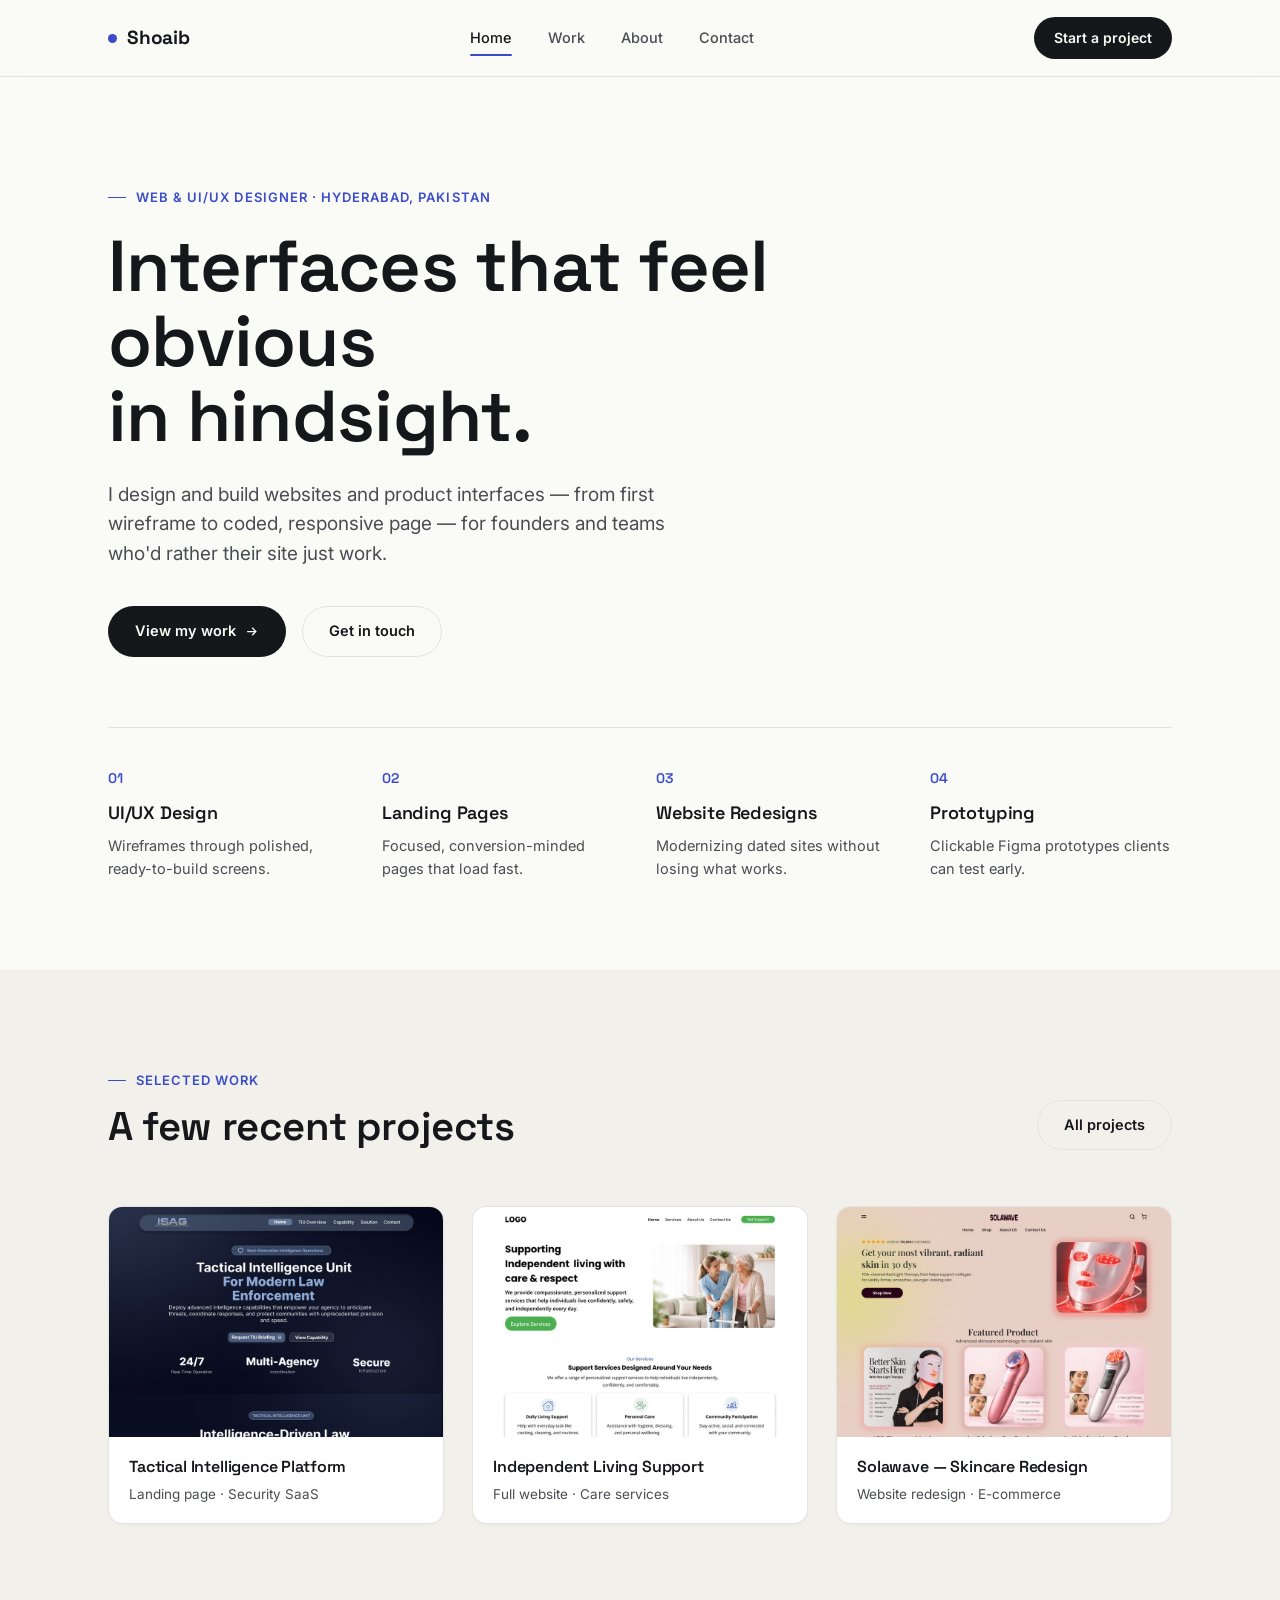
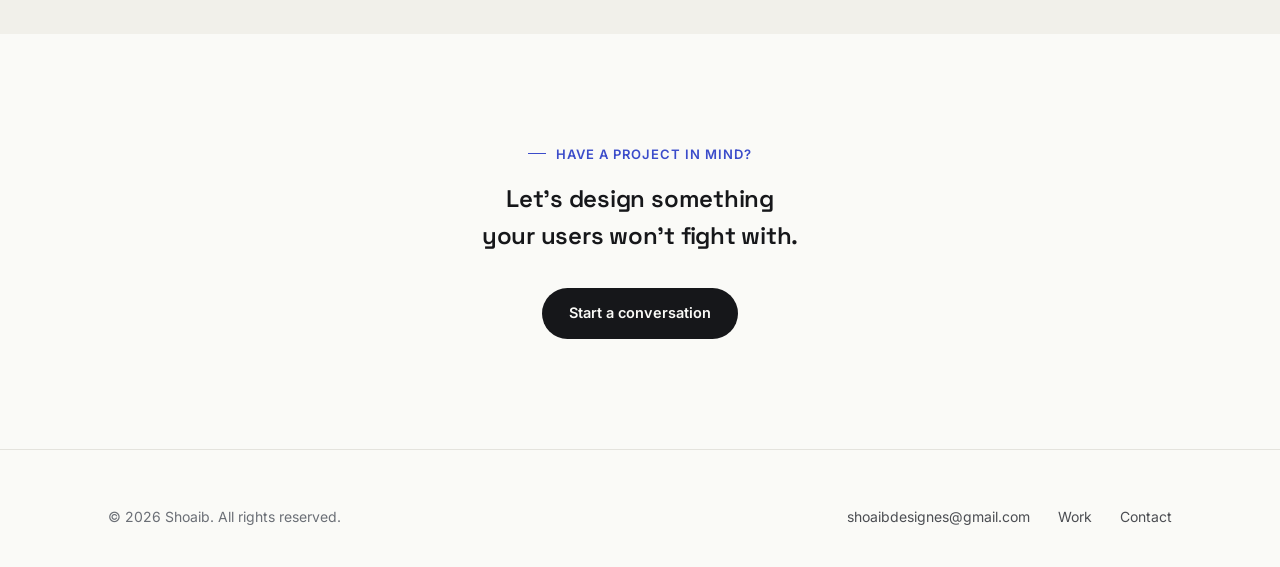
<file: index.html>
<!DOCTYPE html>
<html lang="en">
<head>
<meta charset="UTF-8">
<meta name="viewport" content="width=device-width, initial-scale=1.0">
<title>Shoaib — Web & UI/UX Designer</title>
<meta name="description" content="Shoaib is a web and UI/UX designer crafting clean, conversion-minded interfaces — landing pages, redesigns, and full product sites.">
<link rel="preconnect" href="https://fonts.googleapis.com">
<link rel="preconnect" href="https://fonts.gstatic.com" crossorigin>
<link href="https://fonts.googleapis.com/css2?family=Space+Grotesk:wght@500;600;700&family=Inter:wght@400;500;600;700&display=swap" rel="stylesheet">
<link rel="stylesheet" href="style.css">
</head>
<body>

<nav class="nav">
  <div class="wrap">
    <a href="index.html" class="brand"><span class="dot"></span>Shoaib</a>
    <div class="navlinks" id="navlinks">
      <a href="index.html" class="active">Home</a>
      <a href="work.html">Work</a>
      <a href="about.html">About</a>
      <a href="contact.html">Contact</a>
    </div>
    <a href="contact.html" class="nav-cta">Start a project</a>
    <button class="nav-toggle" id="navToggle" aria-label="Toggle menu" aria-expanded="false">
      <span></span><span></span><span></span>
    </button>
  </div>
</nav>

<!-- ============ HERO ============ -->
<header style="padding: 110px 0 70px;">
  <div class="wrap">
    <div class="eyebrow">Web &amp; UI/UX Designer · Hyderabad, Pakistan</div>
    <h1 style="font-size: clamp(40px, 6vw, 72px); line-height: 1.04; margin-top: 22px; max-width: 880px;">
      Interfaces that feel obvious<br>in hindsight.
    </h1>
    <p style="font-size: 19px; max-width: 560px; margin-top: 26px;">
      I design and build websites and product interfaces — from first wireframe to coded, responsive page — for founders and teams who'd rather their site just work.
    </p>
    <div style="display:flex; gap:16px; margin-top:38px; flex-wrap:wrap;">
      <a href="work.html" class="btn btn-primary">
        View my work
        <svg viewBox="0 0 24 24" fill="none" stroke="currentColor" stroke-width="2"><path d="M5 12h14M13 6l6 6-6 6"/></svg>
      </a>
      <a href="contact.html" class="btn btn-ghost">Get in touch</a>
    </div>
  </div>
</header>

<!-- ============ STRIP: services ============ -->
<section style="padding: 0 0 90px;">
  <div class="wrap">
    <hr class="rule" style="margin-bottom: 40px;">
    <div style="display:grid; grid-template-columns: repeat(4, 1fr); gap: 32px;" class="service-grid">
      <div>
        <div style="font-family:var(--display); font-size:14px; color:var(--accent); font-weight:600;">01</div>
        <h3 style="font-size:18px; margin-top:10px;">UI/UX Design</h3>
        <p style="font-size:14.5px; margin-top:8px;">Wireframes through polished, ready-to-build screens.</p>
      </div>
      <div>
        <div style="font-family:var(--display); font-size:14px; color:var(--accent); font-weight:600;">02</div>
        <h3 style="font-size:18px; margin-top:10px;">Landing Pages</h3>
        <p style="font-size:14.5px; margin-top:8px;">Focused, conversion-minded pages that load fast.</p>
      </div>
      <div>
        <div style="font-family:var(--display); font-size:14px; color:var(--accent); font-weight:600;">03</div>
        <h3 style="font-size:18px; margin-top:10px;">Website Redesigns</h3>
        <p style="font-size:14.5px; margin-top:8px;">Modernizing dated sites without losing what works.</p>
      </div>
      <div>
        <div style="font-family:var(--display); font-size:14px; color:var(--accent); font-weight:600;">04</div>
        <h3 style="font-size:18px; margin-top:10px;">Prototyping</h3>
        <p style="font-size:14.5px; margin-top:8px;">Clickable Figma prototypes clients can test early.</p>
      </div>
    </div>
  </div>
</section>

<!-- ============ FEATURED WORK ============ -->
<section style="background: var(--paper-dim); padding-top: 100px;">
  <div class="wrap">
    <div class="section-head" style="display:flex; align-items:flex-end; justify-content:space-between; max-width:none; flex-wrap:wrap; gap:20px;">
      <div>
        <div class="eyebrow">Selected work</div>
        <h2>A few recent projects</h2>
      </div>
      <a href="work.html" class="btn btn-ghost">All projects</a>
    </div>

    <div style="display:grid; grid-template-columns: repeat(3, 1fr); gap: 28px;" class="proj-grid">

      <a href="work.html#isag" class="browser-frame" style="text-decoration:none;">
        <div class="browser-body" style="aspect-ratio:16/11; overflow:hidden;">
          <img src="assets/work/isag.jpg" alt="Tactical Intelligence Platform" style="width:100%; height:100%; object-fit:cover; object-position:top;">
        </div>
        <div style="padding:18px 20px;">
          <h3 style="font-size:16px;">Tactical Intelligence Platform</h3>
          <p style="font-size:13.5px; margin-top:4px;">Landing page · Security SaaS</p>
        </div>
      </a>

      <a href="work.html#care" class="browser-frame" style="text-decoration:none;">
        <div class="browser-body" style="aspect-ratio:16/11; overflow:hidden;">
          <img src="assets/work/independent-living.jpg" alt="Independent Living Support" style="width:100%; height:100%; object-fit:cover; object-position:top;">
        </div>
        <div style="padding:18px 20px;">
          <h3 style="font-size:16px;">Independent Living Support</h3>
          <p style="font-size:13.5px; margin-top:4px;">Full website · Care services</p>
        </div>
      </a>

      <a href="work.html#solawave" class="browser-frame" style="text-decoration:none;">
        <div class="browser-body" style="aspect-ratio:16/11; overflow:hidden;">
          <img src="assets/work/solawave.jpg" alt="Solawave Skincare Redesign" style="width:100%; height:100%; object-fit:cover; object-position:top;">
        </div>
        <div style="padding:18px 20px;">
          <h3 style="font-size:16px;">Solawave — Skincare Redesign</h3>
          <p style="font-size:13.5px; margin-top:4px;">Website redesign · E-commerce</p>
        </div>
      </a>

    </div>
  </div>
</section>

<!-- ============ CTA STRIP ============ -->
<section>
  <div class="wrap" style="text-align:center;">
    <div class="eyebrow" style="justify-content:center;"><span style="display:none;"></span>Have a project in mind?</div>
    <h2 style="margin-top:16px;">Let's design something<br>your users won't fight with.</h2>
    <div style="margin-top:34px;">
      <a href="contact.html" class="btn btn-primary">Start a conversation</a>
    </div>
  </div>
</section>

<footer>
  <div class="wrap foot-row">
    <div class="foot-left">© 2026 Shoaib. All rights reserved.</div>
    <div class="foot-links">
      <a href="mailto:shoaibdesignes@gmail.com">shoaibdesignes@gmail.com</a>
      <a href="work.html">Work</a>
      <a href="contact.html">Contact</a>
    </div>
  </div>
</footer>

<script src="script.js"></script>
</body>
</html>
</file>
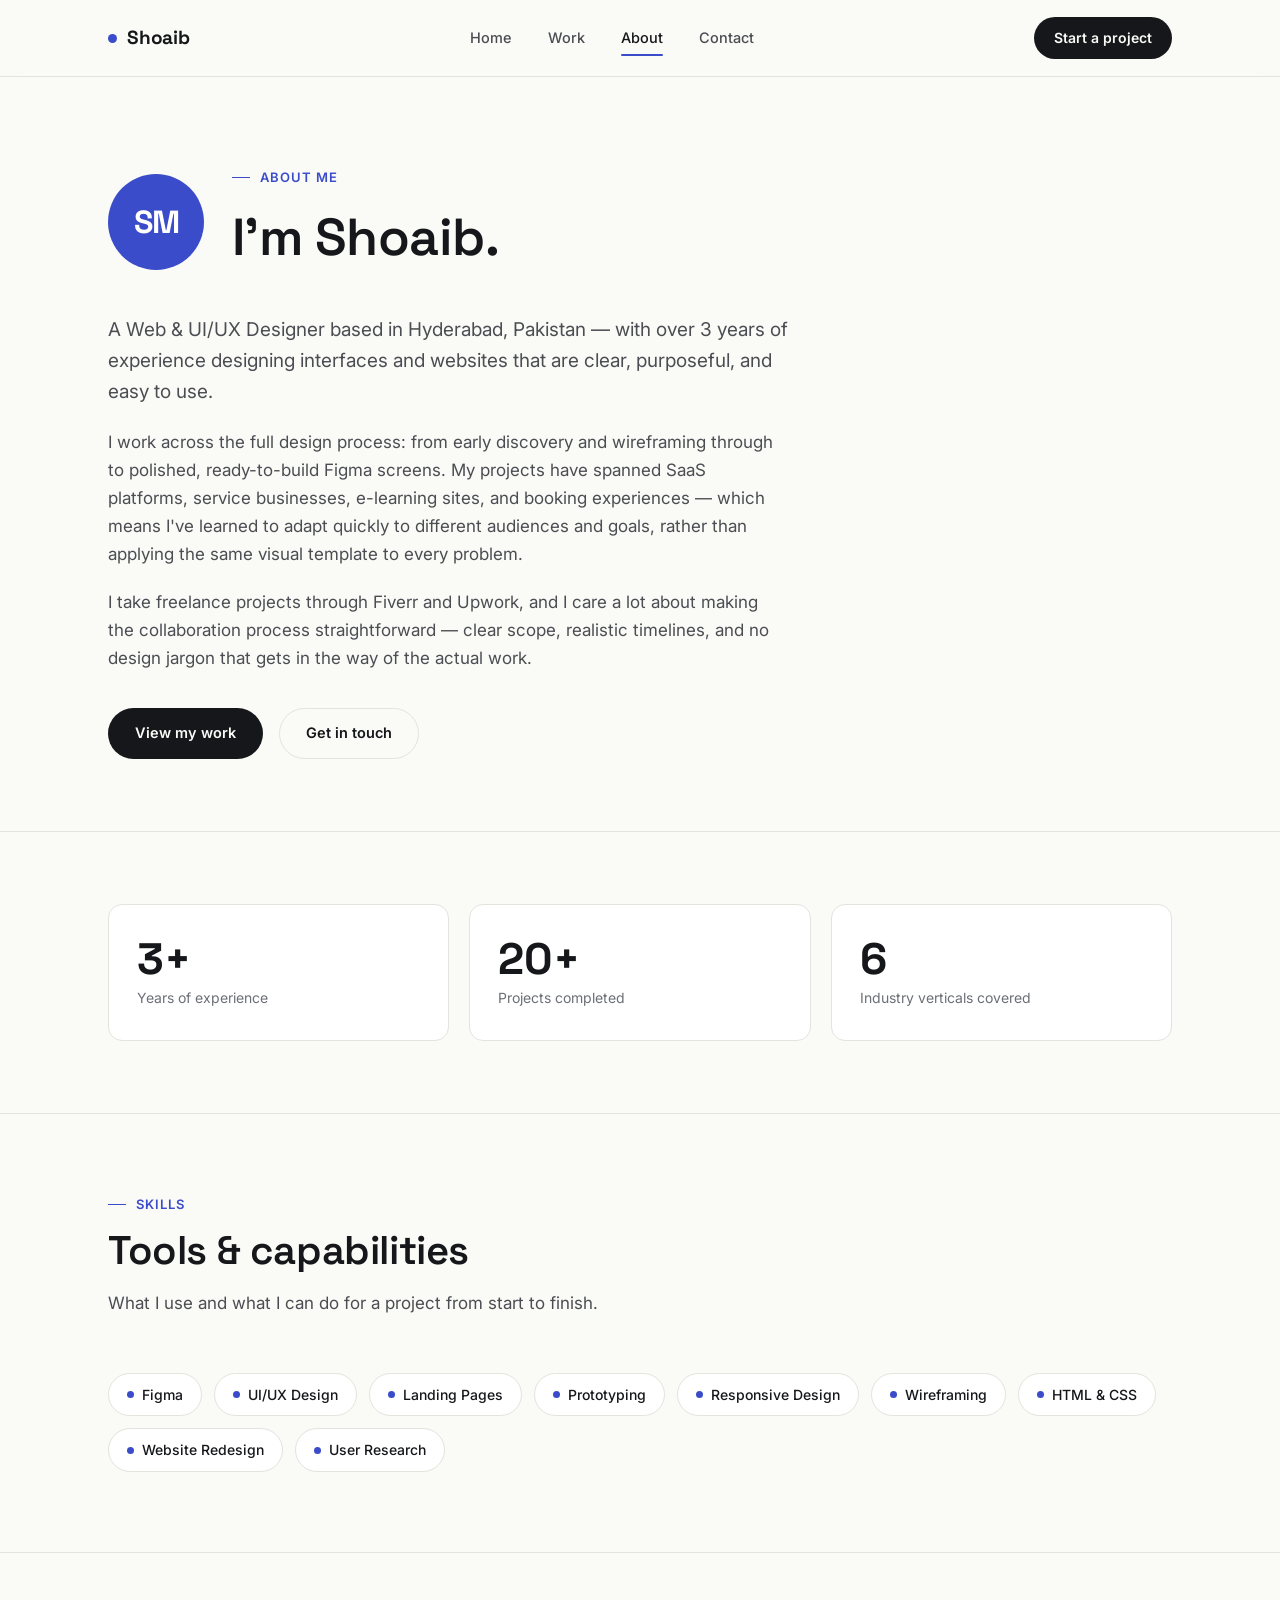
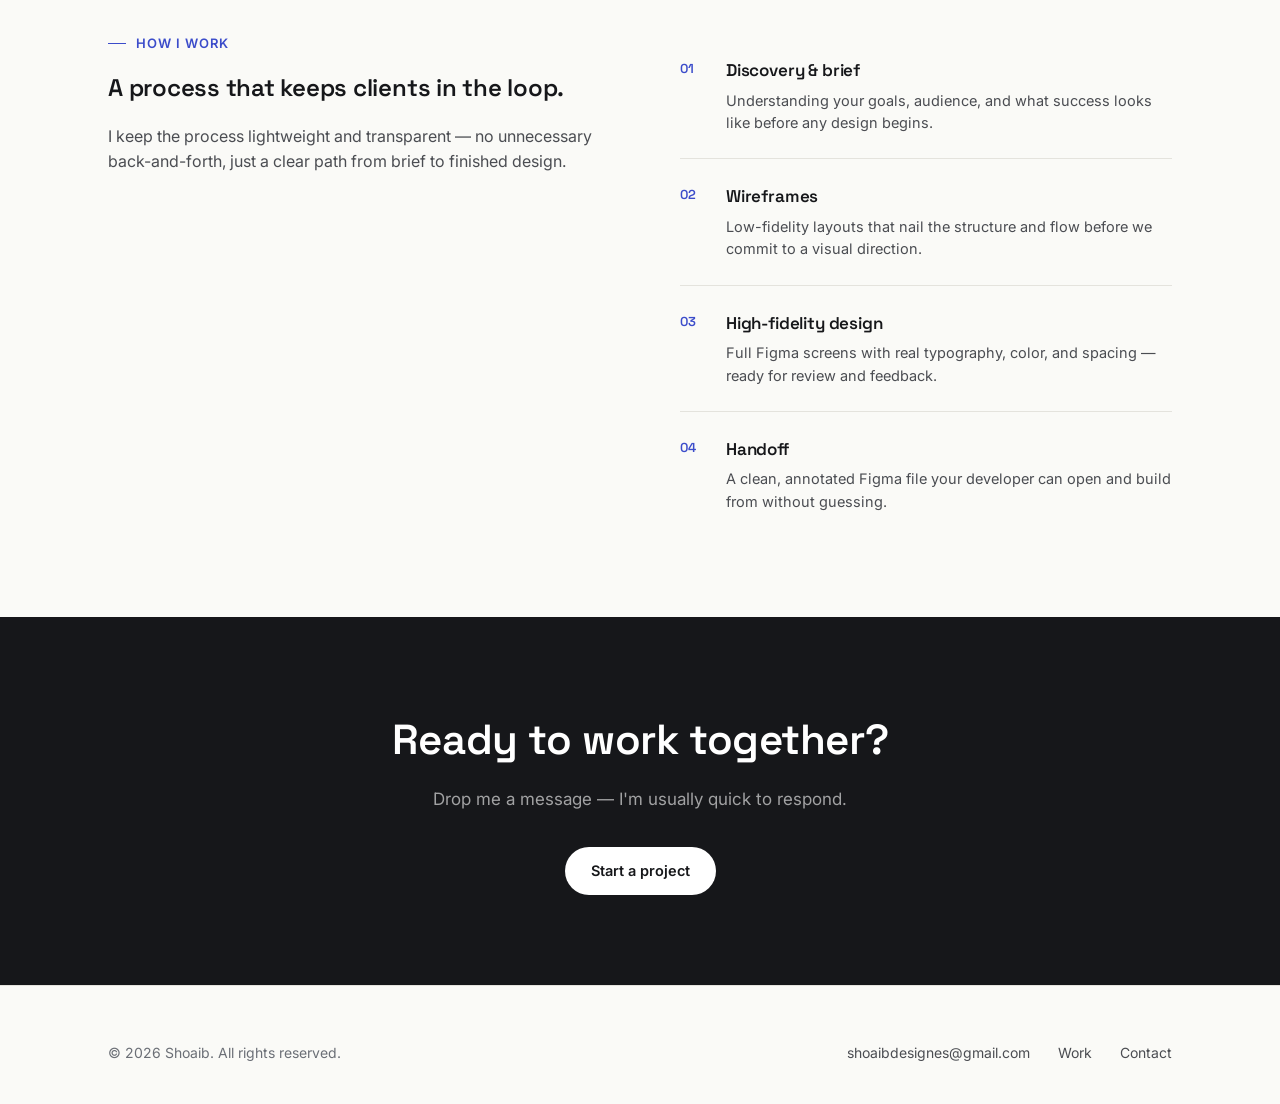
<file: about.html>
<!DOCTYPE html>
<html lang="en">
<head>
<meta charset="UTF-8">
<meta name="viewport" content="width=device-width, initial-scale=1.0">
<title>About — Shoaib</title>
<meta name="description" content="Shoaib is a Web & UI/UX Designer based in Hyderabad, Pakistan with 3+ years of experience.">
<link rel="preconnect" href="https://fonts.googleapis.com">
<link rel="preconnect" href="https://fonts.gstatic.com" crossorigin>
<link href="https://fonts.googleapis.com/css2?family=Space+Grotesk:wght@500;600;700&family=Inter:wght@400;500;600;700&display=swap" rel="stylesheet">
<link rel="stylesheet" href="style.css">
<style>
  .avatar{
    width:96px; height:96px; border-radius:50%;
    background: var(--accent);
    display:flex; align-items:center; justify-content:center;
    font-family:var(--display); font-size:32px; font-weight:700;
    color:#fff; flex-shrink:0;
    letter-spacing:-1px;
  }
  .skill-pill{
    display:inline-flex; align-items:center; gap:8px;
    border:1px solid var(--line); border-radius:999px;
    padding:10px 18px; font-size:14px; font-weight:500;
    color:var(--ink); background:#fff;
    transition: border-color .15s, background .15s;
  }
  .skill-pill:hover{ border-color:var(--accent); background:var(--accent-ink); }
  .skill-pill .dot{ width:7px; height:7px; border-radius:50%; background:var(--accent); }
  .stat-box{
    border:1px solid var(--line); border-radius:var(--radius);
    padding:32px 28px; background:#fff;
  }
  .stat-box .num{
    font-family:var(--display); font-size:44px; font-weight:700;
    color:var(--ink); line-height:1;
  }
  .stat-box .label{ font-size:14px; color:var(--muted); margin-top:6px; }
  .value-row{
    display:flex; gap:18px; align-items:flex-start;
    padding:24px 0; border-bottom:1px solid var(--line);
  }
  .value-row:last-child{ border-bottom:none; }
  .value-num{
    font-family:var(--display); font-size:13px; font-weight:600;
    color:var(--accent); width:28px; flex-shrink:0; padding-top:2px;
  }
</style>
</head>
<body>

<nav class="nav">
  <div class="wrap">
    <a href="index.html" class="brand"><span class="dot"></span>Shoaib</a>
    <div class="navlinks" id="navlinks">
      <a href="index.html">Home</a>
      <a href="work.html">Work</a>
      <a href="about.html" class="active">About</a>
      <a href="contact.html">Contact</a>
    </div>
    <a href="contact.html" class="nav-cta">Start a project</a>
    <button class="nav-toggle" id="navToggle" aria-label="Toggle menu" aria-expanded="false">
      <span></span><span></span><span></span>
    </button>
  </div>
</nav>

<!-- HERO -->
<header style="padding:90px 0 72px;">
  <div class="wrap">
    <div style="display:flex; align-items:center; gap:28px; flex-wrap:wrap; margin-bottom:36px;">
      <div class="avatar">SM</div>
      <div>
        <div class="eyebrow">About me</div>
        <h1 style="font-size:clamp(32px,4.5vw,52px); margin-top:10px;">I'm Shoaib.</h1>
      </div>
    </div>
    <div style="max-width:680px;">
      <p style="font-size:19px; line-height:1.65; color:var(--ink-soft);">
        A Web &amp; UI/UX Designer based in Hyderabad, Pakistan — with over 3 years of experience designing interfaces and websites that are clear, purposeful, and easy to use.
      </p>
      <p style="font-size:17px; line-height:1.65; color:var(--ink-soft); margin-top:20px;">
        I work across the full design process: from early discovery and wireframing through to polished, ready-to-build Figma screens. My projects have spanned SaaS platforms, service businesses, e-learning sites, and booking experiences — which means I've learned to adapt quickly to different audiences and goals, rather than applying the same visual template to every problem.
      </p>
      <p style="font-size:17px; line-height:1.65; color:var(--ink-soft); margin-top:20px;">
        I take freelance projects through Fiverr and Upwork, and I care a lot about making the collaboration process straightforward — clear scope, realistic timelines, and no design jargon that gets in the way of the actual work.
      </p>
      <div style="margin-top:36px; display:flex; gap:16px; flex-wrap:wrap;">
        <a href="work.html" class="btn btn-primary">View my work</a>
        <a href="contact.html" class="btn btn-ghost">Get in touch</a>
      </div>
    </div>
  </div>
</header>

<hr class="rule">

<!-- STATS -->
<section style="padding:72px 0;">
  <div class="wrap">
    <div style="display:grid; grid-template-columns:repeat(3,1fr); gap:20px;" class="stats-grid">
      <div class="stat-box">
        <div class="num">3+</div>
        <div class="label">Years of experience</div>
      </div>
      <div class="stat-box">
        <div class="num">20+</div>
        <div class="label">Projects completed</div>
      </div>
      <div class="stat-box">
        <div class="num">6</div>
        <div class="label">Industry verticals covered</div>
      </div>
    </div>
  </div>
</section>

<hr class="rule">

<!-- SKILLS -->
<section style="padding:80px 0;">
  <div class="wrap">
    <div class="section-head">
      <div class="eyebrow">Skills</div>
      <h2>Tools &amp; capabilities</h2>
      <p>What I use and what I can do for a project from start to finish.</p>
    </div>
    <div style="display:flex; gap:12px; flex-wrap:wrap;">
      <div class="skill-pill"><span class="dot"></span>Figma</div>
      <div class="skill-pill"><span class="dot"></span>UI/UX Design</div>
      <div class="skill-pill"><span class="dot"></span>Landing Pages</div>
      <div class="skill-pill"><span class="dot"></span>Prototyping</div>
      <div class="skill-pill"><span class="dot"></span>Responsive Design</div>
      <div class="skill-pill"><span class="dot"></span>Wireframing</div>
      <div class="skill-pill"><span class="dot"></span>HTML &amp; CSS</div>
      <div class="skill-pill"><span class="dot"></span>Website Redesign</div>
      <div class="skill-pill"><span class="dot"></span>User Research</div>
    </div>
  </div>
</section>

<hr class="rule">

<!-- HOW I WORK -->
<section style="padding:80px 0;">
  <div class="wrap" style="display:grid; grid-template-columns:1fr 1fr; gap:80px; align-items:start;" class="about-split">
    <div>
      <div class="eyebrow">How I work</div>
      <h2 style="margin-top:16px;">A process that keeps clients in the loop.</h2>
      <p style="margin-top:18px; font-size:16px;">I keep the process lightweight and transparent — no unnecessary back-and-forth, just a clear path from brief to finished design.</p>
    </div>
    <div>
      <div class="value-row">
        <div class="value-num">01</div>
        <div>
          <h3 style="font-size:17px;">Discovery &amp; brief</h3>
          <p style="font-size:14.5px; margin-top:6px;">Understanding your goals, audience, and what success looks like before any design begins.</p>
        </div>
      </div>
      <div class="value-row">
        <div class="value-num">02</div>
        <div>
          <h3 style="font-size:17px;">Wireframes</h3>
          <p style="font-size:14.5px; margin-top:6px;">Low-fidelity layouts that nail the structure and flow before we commit to a visual direction.</p>
        </div>
      </div>
      <div class="value-row">
        <div class="value-num">03</div>
        <div>
          <h3 style="font-size:17px;">High-fidelity design</h3>
          <p style="font-size:14.5px; margin-top:6px;">Full Figma screens with real typography, color, and spacing — ready for review and feedback.</p>
        </div>
      </div>
      <div class="value-row">
        <div class="value-num">04</div>
        <div>
          <h3 style="font-size:17px;">Handoff</h3>
          <p style="font-size:14.5px; margin-top:6px;">A clean, annotated Figma file your developer can open and build from without guessing.</p>
        </div>
      </div>
    </div>
  </div>
</section>

<!-- CTA -->
<section style="background:var(--ink); margin:0; padding:90px 0;">
  <div class="wrap" style="text-align:center;">
    <h2 style="color:#fff; font-size:clamp(26px,3.5vw,42px);">Ready to work together?</h2>
    <p style="color:rgba(255,255,255,.6); margin-top:14px; font-size:17px;">Drop me a message — I'm usually quick to respond.</p>
    <div style="margin-top:34px;">
      <a href="contact.html" class="btn" style="background:#fff; color:var(--ink); border:none;">Start a project</a>
    </div>
  </div>
</section>

<footer>
  <div class="wrap foot-row">
    <div class="foot-left">© 2026 Shoaib. All rights reserved.</div>
    <div class="foot-links">
      <a href="mailto:shoaibdesignes@gmail.com">shoaibdesignes@gmail.com</a>
      <a href="work.html">Work</a>
      <a href="contact.html">Contact</a>
    </div>
  </div>
</footer>

<script src="script.js"></script>
<script>
  /* responsive about split */
  const split = document.querySelector('.about-split');
  if(split){ const mq=window.matchMedia('(max-width:760px)'); const fn=e=>{ split.style.gridTemplateColumns=e.matches?'1fr':'1fr 1fr'; split.style.gap=e.matches?'40px':'80px'; }; mq.addEventListener('change',fn); fn(mq); }
  const sg = document.querySelector('.stats-grid');
  if(sg){ const mq=window.matchMedia('(max-width:600px)'); const fn=e=>{ sg.style.gridTemplateColumns=e.matches?'1fr':'repeat(3,1fr)'; }; mq.addEventListener('change',fn); fn(mq); }
</script>
</body>
</html>
</file>
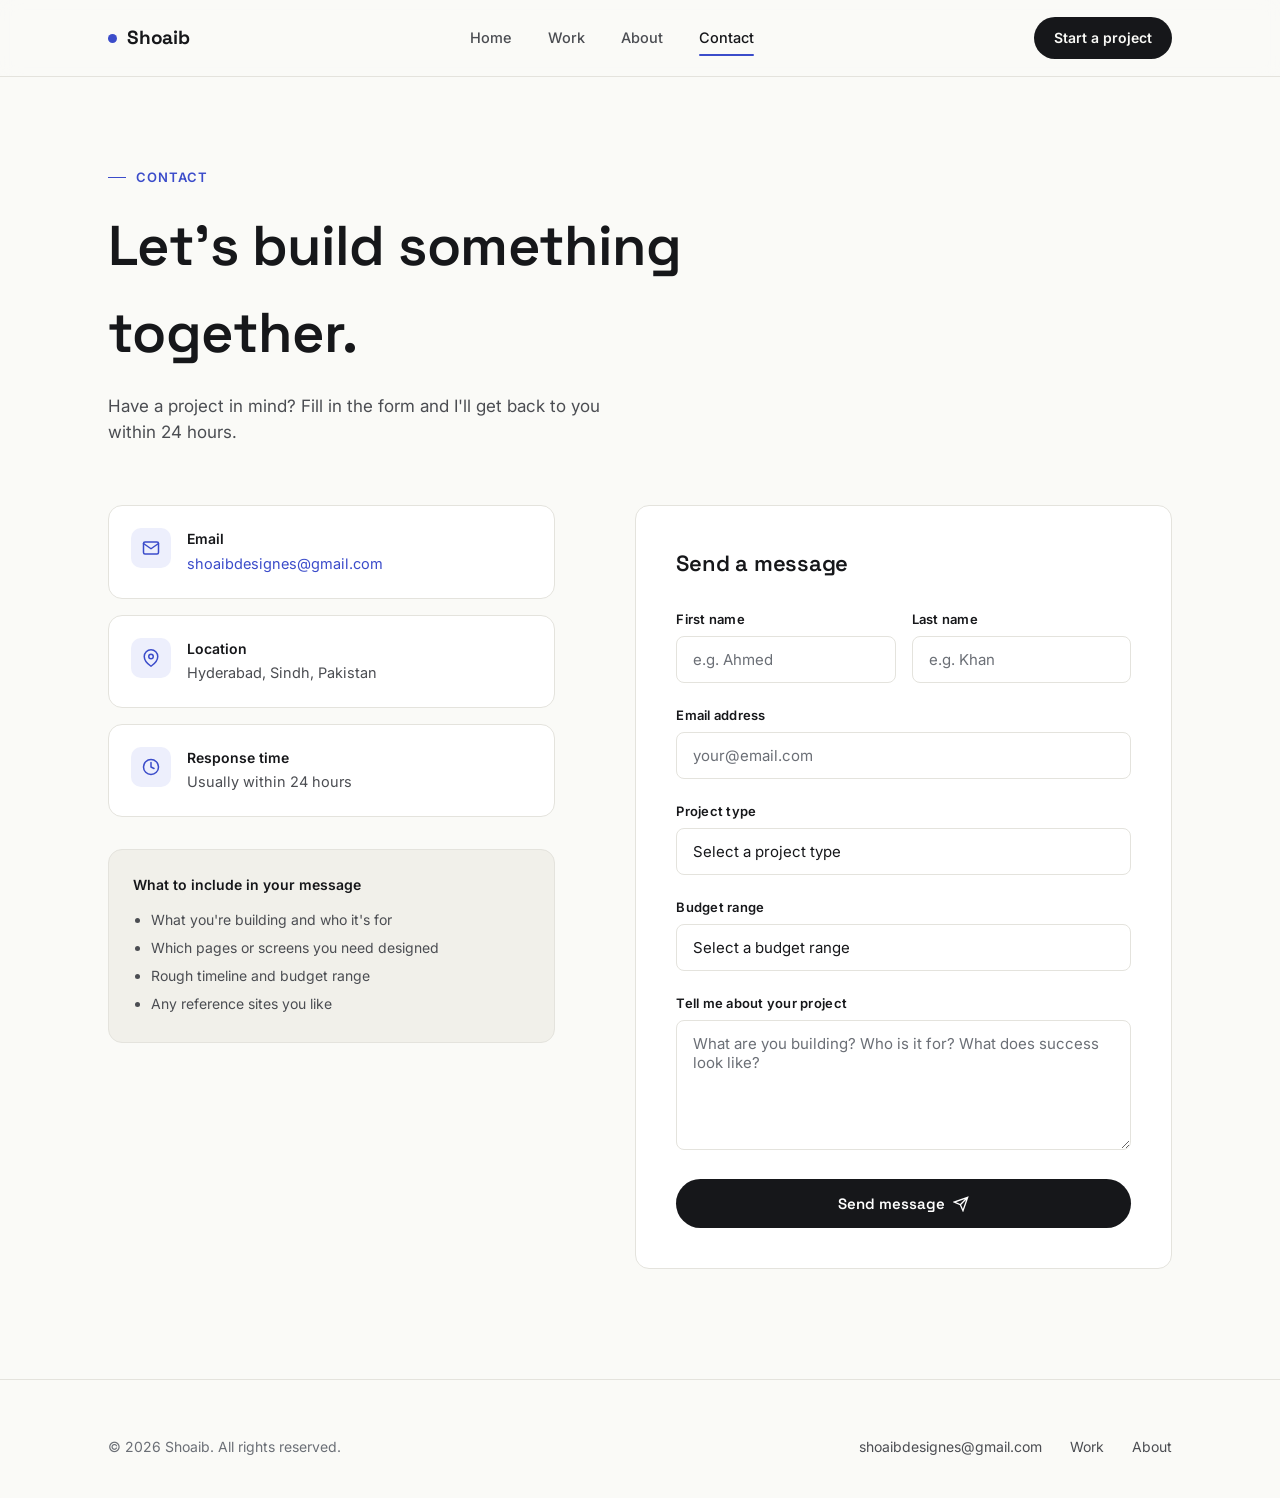
<file: contact.html>
<!DOCTYPE html>
<html lang="en">
<head>
<meta charset="UTF-8">
<meta name="viewport" content="width=device-width, initial-scale=1.0">
<title>Contact — Shoaib</title>
<meta name="description" content="Get in touch with Shoaib — Web & UI/UX Designer based in Hyderabad, Pakistan.">
<link rel="preconnect" href="https://fonts.googleapis.com">
<link rel="preconnect" href="https://fonts.gstatic.com" crossorigin>
<link href="https://fonts.googleapis.com/css2?family=Space+Grotesk:wght@500;600;700&family=Inter:wght@400;500;600;700&display=swap" rel="stylesheet">
<link rel="stylesheet" href="style.css">
<style>
  .contact-grid{
    display:grid;
    grid-template-columns: 1fr 1.2fr;
    gap:80px;
    align-items:start;
  }
  label{
    display:block;
    font-size:13px;
    font-weight:600;
    color:var(--ink);
    margin-bottom:7px;
    letter-spacing:.02em;
  }
  input, textarea, select{
    width:100%;
    padding:13px 16px;
    border:1px solid var(--line);
    border-radius:var(--radius-sm);
    font-family:var(--body);
    font-size:15px;
    color:var(--ink);
    background:#fff;
    transition:border-color .15s ease, box-shadow .15s ease;
    outline:none;
    appearance:none;
  }
  input:focus, textarea:focus, select:focus{
    border-color:var(--accent);
    box-shadow:0 0 0 3px rgba(59,76,202,0.1);
  }
  input::placeholder, textarea::placeholder{ color:var(--muted); }
  textarea{ resize:vertical; min-height:130px; }
  .field{ margin-bottom:22px; }
  .field-row{ display:grid; grid-template-columns:1fr 1fr; gap:16px; margin-bottom:22px; }
  .submit-btn{
    width:100%;
    padding:15px;
    background:var(--ink);
    color:#fff;
    border:none;
    border-radius:999px;
    font-family:var(--display);
    font-size:15px;
    font-weight:600;
    cursor:pointer;
    transition:background .15s, transform .15s;
    display:flex;
    align-items:center;
    justify-content:center;
    gap:8px;
  }
  .submit-btn:hover{ background:var(--accent); transform:translateY(-2px); }
  .info-card{
    display:flex; align-items:flex-start; gap:16px;
    padding:22px; border:1px solid var(--line);
    border-radius:var(--radius); background:#fff;
    margin-bottom:16px;
  }
  .info-icon{
    width:40px; height:40px; border-radius:10px;
    background:var(--accent-ink);
    display:flex; align-items:center; justify-content:center;
    flex-shrink:0;
  }
  .info-icon svg{ width:18px; height:18px; stroke:var(--accent); }
  .success-msg{
    display:none;
    background:var(--accent-ink);
    border:1px solid var(--accent);
    border-radius:var(--radius-sm);
    padding:18px 20px;
    font-size:14.5px;
    color:var(--accent);
    font-weight:500;
    margin-top:16px;
    text-align:center;
  }
  @media(max-width:820px){
    .contact-grid{ grid-template-columns:1fr; gap:52px; }
    .field-row{ grid-template-columns:1fr; }
  }
</style>
</head>
<body>

<nav class="nav">
  <div class="wrap">
    <a href="index.html" class="brand"><span class="dot"></span>Shoaib</a>
    <div class="navlinks" id="navlinks">
      <a href="index.html">Home</a>
      <a href="work.html">Work</a>
      <a href="about.html">About</a>
      <a href="contact.html" class="active">Contact</a>
    </div>
    <a href="contact.html" class="nav-cta">Start a project</a>
    <button class="nav-toggle" id="navToggle" aria-label="Toggle menu" aria-expanded="false">
      <span></span><span></span><span></span>
    </button>
  </div>
</nav>

<!-- HERO -->
<header style="padding:90px 0 60px;">
  <div class="wrap">
    <div class="eyebrow">Contact</div>
    <h1 style="font-size:clamp(34px,5vw,56px); margin-top:16px; max-width:640px;">Let's build something together.</h1>
    <p style="font-size:17px; max-width:520px; margin-top:16px;">Have a project in mind? Fill in the form and I'll get back to you within 24 hours.</p>
  </div>
</header>

<section style="padding-top:0;">
  <div class="wrap">
    <div class="contact-grid">

      <!-- LEFT: info -->
      <div>
        <div class="info-card">
          <div class="info-icon">
            <svg viewBox="0 0 24 24" fill="none" stroke-width="2" stroke-linecap="round" stroke-linejoin="round"><path d="M4 4h16c1.1 0 2 .9 2 2v12c0 1.1-.9 2-2 2H4c-1.1 0-2-.9-2-2V6c0-1.1.9-2 2-2z"/><polyline points="22,6 12,13 2,6"/></svg>
          </div>
          <div>
            <div style="font-weight:600; font-size:14px;">Email</div>
            <a href="mailto:shoaibdesignes@gmail.com" style="font-size:14.5px; color:var(--accent); margin-top:3px; display:block;">shoaibdesignes@gmail.com</a>
          </div>
        </div>

        <div class="info-card">
          <div class="info-icon">
            <svg viewBox="0 0 24 24" fill="none" stroke-width="2" stroke-linecap="round" stroke-linejoin="round"><path d="M21 10c0 7-9 13-9 13s-9-6-9-13a9 9 0 0 1 18 0z"/><circle cx="12" cy="10" r="3"/></svg>
          </div>
          <div>
            <div style="font-weight:600; font-size:14px;">Location</div>
            <div style="font-size:14.5px; color:var(--ink-soft); margin-top:3px;">Hyderabad, Sindh, Pakistan</div>
          </div>
        </div>

        <div class="info-card">
          <div class="info-icon">
            <svg viewBox="0 0 24 24" fill="none" stroke-width="2" stroke-linecap="round" stroke-linejoin="round"><circle cx="12" cy="12" r="10"/><polyline points="12 6 12 12 16 14"/></svg>
          </div>
          <div>
            <div style="font-weight:600; font-size:14px;">Response time</div>
            <div style="font-size:14.5px; color:var(--ink-soft); margin-top:3px;">Usually within 24 hours</div>
          </div>
        </div>

        <div style="margin-top:32px; padding:24px; background:var(--paper-dim); border-radius:var(--radius); border:1px solid var(--line);">
          <div style="font-weight:600; font-size:14px; margin-bottom:10px;">What to include in your message</div>
          <ul style="padding-left:18px; margin:0; color:var(--ink-soft); font-size:14px; line-height:2;">
            <li>What you're building and who it's for</li>
            <li>Which pages or screens you need designed</li>
            <li>Rough timeline and budget range</li>
            <li>Any reference sites you like</li>
          </ul>
        </div>
      </div>

      <!-- RIGHT: form -->
      <div>
        <div style="background:#fff; border:1px solid var(--line); border-radius:var(--radius); padding:40px;">
          <h2 style="font-size:22px; margin-bottom:28px;">Send a message</h2>

          <div class="field-row">
            <div>
              <label for="fname">First name</label>
              <input type="text" id="fname" placeholder="e.g. Ahmed">
            </div>
            <div>
              <label for="lname">Last name</label>
              <input type="text" id="lname" placeholder="e.g. Khan">
            </div>
          </div>

          <div class="field">
            <label for="email">Email address</label>
            <input type="email" id="email" placeholder="your@email.com">
          </div>

          <div class="field">
            <label for="project">Project type</label>
            <select id="project">
              <option value="" disabled selected>Select a project type</option>
              <option>Landing Page Design</option>
              <option>Full Website Design</option>
              <option>UI/UX Design</option>
              <option>Website Redesign</option>
              <option>Figma Prototype</option>
              <option>Other</option>
            </select>
          </div>

          <div class="field">
            <label for="budget">Budget range</label>
            <select id="budget">
              <option value="" disabled selected>Select a budget range</option>
              <option>Under $100</option>
              <option>$100 – $300</option>
              <option>$300 – $600</option>
              <option>$600 – $1000</option>
              <option>$1000+</option>
            </select>
          </div>

          <div class="field">
            <label for="message">Tell me about your project</label>
            <textarea id="message" placeholder="What are you building? Who is it for? What does success look like?"></textarea>
          </div>

          <button class="submit-btn" id="submitBtn" onclick="handleSubmit()">
            Send message
            <svg width="16" height="16" viewBox="0 0 24 24" fill="none" stroke="currentColor" stroke-width="2"><path d="M22 2L11 13M22 2L15 22 11 13 2 9l20-7z"/></svg>
          </button>

          <div class="success-msg" id="successMsg">
            ✓ Message sent! I'll get back to you within 24 hours.
          </div>
        </div>
      </div>

    </div>
  </div>
</section>

<footer>
  <div class="wrap foot-row">
    <div class="foot-left">© 2026 Shoaib. All rights reserved.</div>
    <div class="foot-links">
      <a href="mailto:shoaibdesignes@gmail.com">shoaibdesignes@gmail.com</a>
      <a href="work.html">Work</a>
      <a href="about.html">About</a>
    </div>
  </div>
</footer>

<script src="script.js"></script>
<script>
  function handleSubmit(){
    const fname = document.getElementById('fname').value.trim();
    const email = document.getElementById('email').value.trim();
    const message = document.getElementById('message').value.trim();
    if(!fname || !email || !message){
      alert('Please fill in your name, email, and message.');
      return;
    }
    const btn = document.getElementById('submitBtn');
    btn.textContent = 'Sending…';
    btn.disabled = true;
    setTimeout(()=>{
      btn.style.display='none';
      document.getElementById('successMsg').style.display='block';
    }, 900);
  }
</script>
</body>
</html>
</file>
<file: style.css>
/* ==========================================================================
   Shoaib — Portfolio
   Tokens
   ========================================================================== */
:root{
  --paper:      #FAFAF7;
  --paper-dim:  #F1F0EA;
  --ink:        #16171A;
  --ink-soft:   #4B4D52;
  --muted:      #6B6F76;
  --line:       #E4E3DD;
  --accent:     #3B4CCA;
  --accent-ink: #EDEFFC;
  --radius:     14px;
  --radius-sm:  8px;
  --max:        1120px;

  --display: "Space Grotesk", "Inter", system-ui, sans-serif;
  --body:    "Inter", system-ui, -apple-system, sans-serif;
}

*{ box-sizing: border-box; }
html{ scroll-behavior: smooth; }
body{
  margin:0;
  background: var(--paper);
  color: var(--ink);
  font-family: var(--body);
  font-size: 16px;
  line-height: 1.55;
  -webkit-font-smoothing: antialiased;
}
img{ max-width:100%; display:block; }
a{ color: inherit; text-decoration:none; }
:focus-visible{
  outline: 2px solid var(--accent);
  outline-offset: 3px;
  border-radius: 4px;
}

.wrap{
  max-width: var(--max);
  margin: 0 auto;
  padding: 0 28px;
}

h1,h2,h3,h4{
  font-family: var(--display);
  font-weight: 600;
  letter-spacing: -0.01em;
  margin: 0;
  color: var(--ink);
}

.eyebrow{
  font-family: var(--body);
  font-size: 13px;
  font-weight: 600;
  letter-spacing: 0.08em;
  text-transform: uppercase;
  color: var(--accent);
  display:flex;
  align-items:center;
  gap:10px;
}
.eyebrow::before{
  content:"";
  width: 18px;
  height: 1px;
  background: var(--accent);
}

p{ color: var(--ink-soft); margin: 0; }

/* ---------------- Nav ---------------- */
.nav{
  position: sticky;
  top: 0;
  z-index: 50;
  background: rgba(250,250,247,0.85);
  backdrop-filter: blur(10px);
  border-bottom: 1px solid var(--line);
}
.nav .wrap{
  display:flex;
  align-items:center;
  justify-content:space-between;
  height: 76px;
}
.brand{
  font-family: var(--display);
  font-weight: 700;
  font-size: 19px;
  letter-spacing: -0.01em;
  display:flex;
  align-items:center;
  gap:10px;
}
.brand .dot{
  width:9px; height:9px; border-radius:50%;
  background: var(--accent);
  display:inline-block;
}
.navlinks{
  display:flex;
  gap: 36px;
  font-size: 14.5px;
  font-weight: 500;
}
.navlinks a{
  color: var(--ink-soft);
  position: relative;
  padding: 4px 0;
  transition: color .15s ease;
}
.navlinks a:hover{ color: var(--ink); }
.navlinks a.active{ color: var(--ink); }
.navlinks a.active::after{
  content:"";
  position:absolute;
  left:0; right:0; bottom:-3px;
  height:2px;
  background: var(--accent);
  border-radius: 2px;
}
.nav-cta{
  background: var(--ink);
  color: var(--paper);
  padding: 10px 20px;
  border-radius: 999px;
  font-size: 14px;
  font-weight: 600;
  transition: background .15s ease, transform .15s ease;
}
.nav-cta:hover{ background: var(--accent); transform: translateY(-1px); }

.nav-toggle{ display:none; }

/* ---------------- Buttons ---------------- */
.btn{
  display:inline-flex;
  align-items:center;
  gap:8px;
  padding: 13px 26px;
  border-radius: 999px;
  font-weight: 600;
  font-size: 14.5px;
  border: 1px solid transparent;
  cursor:pointer;
  transition: transform .15s ease, background .15s ease, color .15s ease, border-color .15s ease;
}
.btn-primary{ background: var(--ink); color: var(--paper); }
.btn-primary:hover{ background: var(--accent); transform: translateY(-2px); }
.btn-ghost{ border-color: var(--line); color: var(--ink); background: transparent; }
.btn-ghost:hover{ border-color: var(--ink); transform: translateY(-2px); }
.btn svg{ width:15px; height:15px; }

/* ---------------- Section scaffolding ---------------- */
section{ padding: 110px 0; }
.section-head{
  max-width: 640px;
  margin-bottom: 56px;
}
.section-head h2{
  font-size: clamp(28px, 3.4vw, 40px);
  margin-top: 14px;
  line-height: 1.15;
}
.section-head p{ margin-top: 16px; font-size: 17px; }

hr.rule{
  border:0;
  border-top: 1px solid var(--line);
  margin: 0;
}

/* ---------------- Browser-frame mockup (signature element) ---------------- */
.browser-frame{
  border-radius: var(--radius);
  border: 1px solid var(--line);
  background: #fff;
  overflow: hidden;
  box-shadow: 0 1px 2px rgba(20,20,20,0.04);
  transition: transform .25s ease, box-shadow .25s ease, border-color .25s ease;
}
.browser-frame:hover{
  transform: translateY(-4px);
  box-shadow: 0 18px 38px -16px rgba(20,20,20,0.18);
  border-color: #d8d7d0;
}
.browser-chrome{
  display:flex;
  align-items:center;
  gap: 14px;
  padding: 11px 14px;
  background: var(--paper-dim);
  border-bottom: 1px solid var(--line);
}
.browser-dots{ display:flex; gap:6px; flex-shrink:0; }
.browser-dots span{
  width:9px; height:9px; border-radius:50%;
  background: #D8D6CD;
}
.browser-url{
  flex:1;
  background: #fff;
  border: 1px solid var(--line);
  border-radius: 999px;
  padding: 5px 14px;
  font-size: 12px;
  color: var(--muted);
  font-family: var(--body);
  white-space: nowrap;
  overflow: hidden;
  text-overflow: ellipsis;
}
.browser-body{
  aspect-ratio: 16/10.5;
  background: linear-gradient(160deg, var(--paper-dim), #fff);
  position: relative;
  overflow: hidden;
}
.browser-body .thumb-content{
  position:absolute; inset:0;
  display:flex;
  flex-direction:column;
}

/* ---------------- Footer ---------------- */
footer{
  border-top: 1px solid var(--line);
  padding: 56px 0 40px;
}
.foot-row{
  display:flex;
  justify-content:space-between;
  align-items:center;
  flex-wrap:wrap;
  gap: 18px;
}
.foot-left{ font-size: 14px; color: var(--muted); }
.foot-links{ display:flex; gap: 28px; font-size: 14px; }
.foot-links a{ color: var(--ink-soft); }
.foot-links a:hover{ color: var(--accent); }

/* ---------------- Responsive ---------------- */
@media (max-width: 860px){
  .service-grid{ grid-template-columns: repeat(2,1fr) !important; row-gap: 36px !important; }
  .proj-grid{ grid-template-columns: 1fr !important; }
  .work-grid{ grid-template-columns: 1fr !important; }
  .navlinks{
    position: fixed;
    top: 76px; left:0; right:0;
    background: var(--paper);
    flex-direction: column;
    gap: 0;
    border-bottom: 1px solid var(--line);
    transform: translateY(-110%);
    transition: transform .25s ease;
    padding: 8px 28px 18px;
  }
  .navlinks.open{ transform: translateY(0); }
  .navlinks a{ padding: 14px 0; border-bottom: 1px solid var(--line); }
  .nav-toggle{
    display:flex;
    flex-direction:column;
    gap:5px;
    background:none;
    border:none;
    cursor:pointer;
    padding: 8px;
  }
  .nav-toggle span{ width:22px; height:2px; background:var(--ink); border-radius:2px; }
  .nav-cta{ display:none; }
  section{ padding: 72px 0; }
}
</file>
